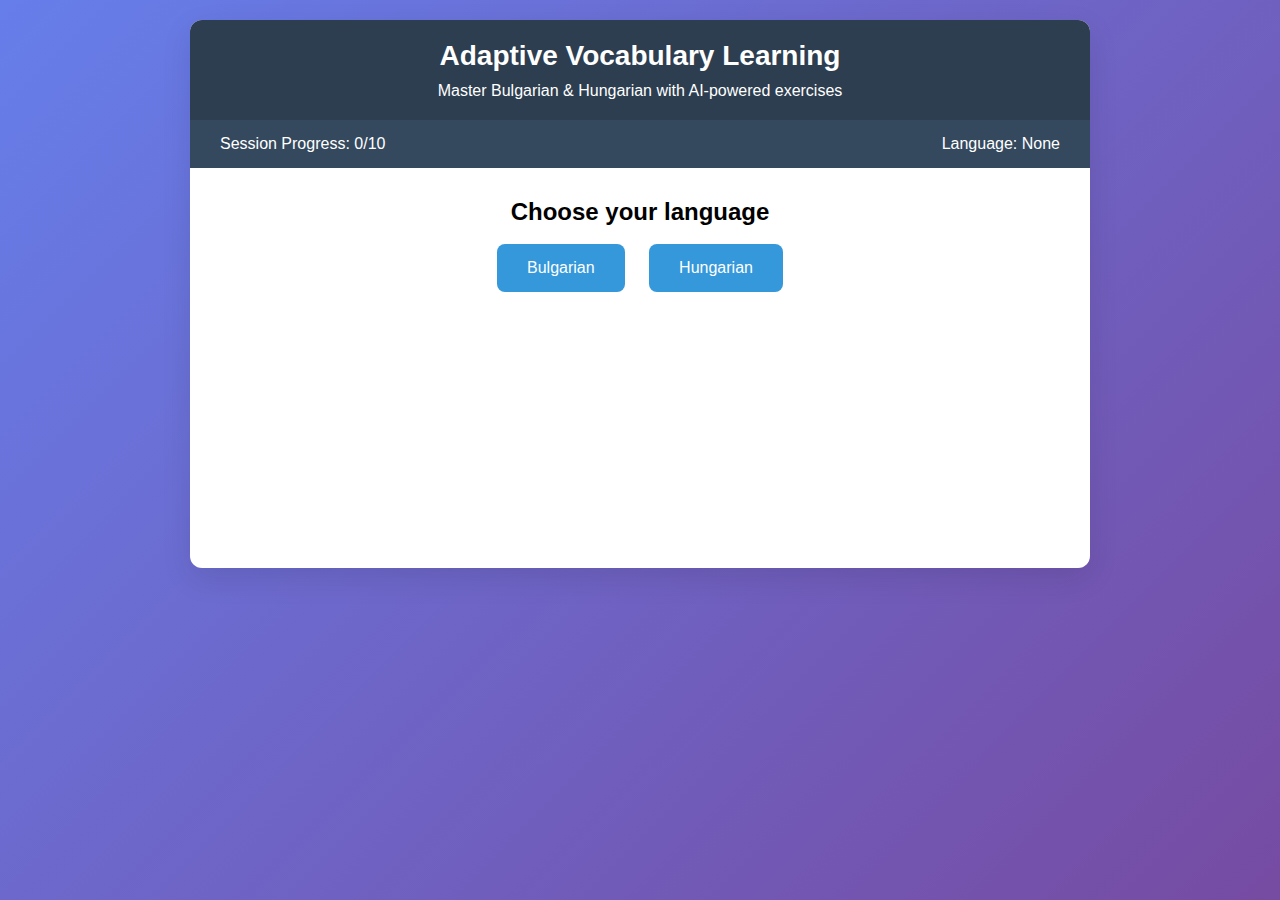
<file: adaptive-vocab-prototype/index.html>
<!DOCTYPE html>
<html lang="en">
<head>
    <meta charset="UTF-8">
    <meta name="viewport" content="width=device-width, initial-scale=1.0">
    <title>Adaptive Vocabulary Learning</title>
    <style>
        * {
            margin: 0;
            padding: 0;
            box-sizing: border-box;
        }

        body {
            font-family: 'Segoe UI', Tahoma, Geneva, Verdana, sans-serif;
            background: linear-gradient(135deg, #667eea 0%, #764ba2 100%);
            min-height: 100vh;
            padding: 20px;
        }

        .container {
            max-width: 900px;
            margin: 0 auto;
            background: white;
            border-radius: 12px;
            box-shadow: 0 10px 30px rgba(0,0,0,0.1);
            overflow: hidden;
        }

        .header {
            background: #2c3e50;
            color: white;
            padding: 20px 30px;
            text-align: center;
        }

        .header h1 {
            font-size: 28px;
            margin-bottom: 10px;
        }

        .session-info {
            background: #34495e;
            color: white;
            padding: 15px 30px;
            display: flex;
            justify-content: space-between;
            align-items: center;
        }

        .main-content {
            padding: 30px;
            min-height: 400px;
        }

        .language-selector {
            text-align: center;
            margin-bottom: 30px;
        }

        .language-btn {
            background: #3498db;
            color: white;
            border: none;
            padding: 15px 30px;
            margin: 0 10px;
            border-radius: 8px;
            font-size: 16px;
            cursor: pointer;
            transition: background 0.3s;
        }

        .language-btn:hover {
            background: #2980b9;
        }

        .language-btn.selected {
            background: #27ae60;
        }

        .section {
            margin-bottom: 30px;
            padding: 20px;
            border-radius: 8px;
            border: 2px solid #ecf0f1;
        }

        .section-title {
            font-size: 20px;
            font-weight: bold;
            color: #2c3e50;
            margin-bottom: 15px;
            border-bottom: 2px solid #3498db;
            padding-bottom: 5px;
        }

        .word-display {
            text-align: center;
            background: #f8f9fa;
        }

        .word-main {
            font-size: 36px;
            font-weight: bold;
            color: #2c3e50;
            margin-bottom: 10px;
        }

        .word-transliteration {
            font-size: 20px;
            color: #7f8c8d;
            margin-bottom: 5px;
        }

        .word-translation {
            font-size: 24px;
            color: #34495e;
        }

        .examples-section {
            background: #f0f8ff;
        }

        .example {
            margin-bottom: 15px;
            padding: 15px;
            background: white;
            border-radius: 6px;
            border-left: 4px solid #3498db;
        }

        .example:last-child {
            margin-bottom: 0;
        }

        .example-original {
            font-size: 18px;
            font-weight: bold;
            color: #2c3e50;
            margin-bottom: 5px;
        }

        .example-transliteration {
            font-size: 16px;
            color: #7f8c8d;
            font-style: italic;
            margin-bottom: 5px;
        }

        .example-translation {
            font-size: 16px;
            color: #34495e;
        }

        .grammar-section {
            background: #f0fff0;
        }

        .grammar-content {
            background: white;
            padding: 15px;
            border-radius: 6px;
        }

        .grammar-type {
            font-size: 16px;
            font-weight: bold;
            color: #27ae60;
            margin-bottom: 15px;
            text-transform: capitalize;
        }

        .conjugation-table {
            display: grid;
            grid-template-columns: 1fr 2fr;
            gap: 10px;
            margin-bottom: 15px;
        }

        .conjugation-label {
            font-weight: bold;
            color: #2c3e50;
            padding: 8px;
            background: #ecf0f1;
            border-radius: 4px;
        }

        .conjugation-value {
            padding: 8px;
            background: #f8f9fa;
            border-radius: 4px;
        }

        .conjugation-original {
            font-weight: bold;
            color: #2c3e50;
        }

        .conjugation-transliteration {
            color: #7f8c8d;
            font-style: italic;
            margin: 0 5px;
        }

        .conjugation-translation {
            color: #34495e;
        }

        .tense-section {
            margin-bottom: 20px;
        }

        .tense-title {
            font-size: 16px;
            font-weight: bold;
            color: #2c3e50;
            margin-bottom: 10px;
            text-transform: capitalize;
        }

        .grammar-table {
            width: 100%;
            border-collapse: collapse;
            margin-bottom: 15px;
        }

        .grammar-table th {
            background: #3498db;
            color: white;
            padding: 12px;
            text-align: left;
            font-weight: bold;
        }

        .grammar-table td {
            padding: 12px;
            border: 1px solid #ecf0f1;
            vertical-align: top;
        }

        .grammar-table tr:nth-child(even) {
            background: #f8f9fa;
        }

        .form-item {
            font-weight: bold;
            color: #2c3e50;
            margin-bottom: 3px;
        }

        .transliteration {
            color: #7f8c8d;
            font-style: italic;
            font-size: 14px;
            margin-bottom: 3px;
        }

        .translation {
            color: #34495e;
            font-size: 14px;
        }

        .exercises-section {
            background: #fff5f5;
        }

        .exercise {
            margin-bottom: 25px;
            padding: 20px;
            background: white;
            border-radius: 8px;
            border: 2px solid #ecf0f1;
        }

        .exercise-type {
            font-size: 14px;
            color: #e74c3c;
            font-weight: bold;
            margin-bottom: 10px;
            text-transform: uppercase;
        }

        .exercise-question {
            font-size: 18px;
            margin-bottom: 15px;
            color: #2c3e50;
        }

        .question-original {
            font-weight: bold;
            margin-bottom: 5px;
        }

        .question-transliteration {
            color: #7f8c8d;
            font-style: italic;
            margin-bottom: 5px;
        }

        .question-translation {
            color: #34495e;
        }

        .exercise-options {
            display: grid;
            gap: 10px;
        }

        .exercise-option {
            background: #ecf0f1;
            border: 2px solid transparent;
            padding: 15px;
            border-radius: 6px;
            cursor: pointer;
            transition: all 0.3s;
        }

        .exercise-option:hover {
            background: #d5dbdb;
        }

        .exercise-option.selected {
            border-color: #3498db;
            background: #ebf3fd;
        }

        .exercise-option.correct {
            border-color: #27ae60;
            background: #d5f4e6;
        }

        .exercise-option.incorrect {
            border-color: #e74c3c;
            background: #fadbd8;
        }

        .option-original {
            font-weight: bold;
            margin-bottom: 3px;
        }

        .option-transliteration {
            font-size: 14px;
            color: #7f8c8d;
            font-style: italic;
            margin-bottom: 3px;
        }

        .option-translation {
            font-size: 14px;
            color: #34495e;
        }

        .btn {
            background: #3498db;
            color: white;
            border: none;
            padding: 12px 24px;
            border-radius: 6px;
            font-size: 16px;
            cursor: pointer;
            transition: background 0.3s;
        }

        .btn:hover {
            background: #2980b9;
        }

        .btn:disabled {
            background: #bdc3c7;
            cursor: not-allowed;
        }

        .rating-section {
            text-align: center;
            background: #f8f9fa;
        }

        .rating-buttons {
            display: flex;
            justify-content: center;
            gap: 15px;
            margin-top: 15px;
        }

        .rating-btn {
            padding: 12px 24px;
            border: none;
            border-radius: 6px;
            font-size: 16px;
            cursor: pointer;
            transition: transform 0.2s;
        }

        .rating-btn:hover {
            transform: scale(1.05);
        }

        .rating-btn.easy {
            background: #27ae60;
            color: white;
        }

        .rating-btn.medium {
            background: #f39c12;
            color: white;
        }

        .rating-btn.hard {
            background: #e74c3c;
            color: white;
        }

        .loading {
            text-align: center;
            padding: 40px;
            color: #7f8c8d;
        }

        .error {
            background: #fadbd8;
            border: 1px solid #e74c3c;
            color: #c0392b;
            padding: 15px;
            border-radius: 6px;
            margin-bottom: 20px;
        }

        .hidden {
            display: none;
        }

        .controls {
            text-align: center;
            margin-top: 20px;
        }

        /* Word Order Exercise Styles */
        .word-order-container {
            margin-top: 15px;
        }

        .question-instruction {
            font-size: 18px;
            font-weight: bold;
            color: #2c3e50;
            margin-bottom: 10px;
        }

        .target-sentence {
            background: #fff5f0;
            border: 2px solid #f39c12;
            border-radius: 8px;
            padding: 15px;
            margin-bottom: 20px;
        }

        .target-sentence-label {
            font-size: 14px;
            font-weight: bold;
            color: #e67e22;
            margin-bottom: 8px;
        }

        .target-sentence-content {
            text-align: center;
        }

        .target-english {
            font-size: 20px;
            font-weight: bold;
            color: #2c3e50;
            font-style: italic;
        }

        .word-bank {
            background: #f8f9fa;
            border: 2px solid #bdc3c7;
            border-radius: 8px;
            padding: 15px;
            margin-bottom: 20px;
        }

        .word-bank-label {
            font-size: 14px;
            font-weight: bold;
            color: #2c3e50;
            margin-bottom: 10px;
        }

        .word-bank-items {
            display: flex;
            flex-wrap: wrap;
            gap: 10px;
            min-height: 60px;
            align-items: flex-start;
        }

        .word-item {
            background: #3498db;
            color: white;
            padding: 8px 16px;
            border-radius: 20px;
            cursor: grab;
            transition: all 0.3s;
            user-select: none;
            border: 2px solid transparent;
            font-weight: 500;
            font-size: 16px;
            text-align: center;
        }

        .word-item:hover:not(.used) {
            background: #2980b9;
            transform: translateY(-2px);
            box-shadow: 0 4px 8px rgba(0,0,0,0.2);
        }

        .word-item.used {
            opacity: 0.3;
            cursor: not-allowed;
            transform: none;
        }

        .word-item:active {
            cursor: grabbing;
        }

        .word-original {
            font-weight: 600;
            margin-bottom: 2px;
        }

        .word-transliteration {
            font-size: 12px;
            font-style: italic;
            opacity: 0.9;
            line-height: 1.2;
        }

        .sentence-construction {
            margin-bottom: 20px;
        }

        .sentence-construction-label {
            font-size: 14px;
            font-weight: bold;
            color: #2c3e50;
            margin-bottom: 10px;
        }

        .drop-zone {
            background: #f0f8ff;
            border: 3px dashed #3498db;
            border-radius: 8px;
            padding: 20px;
            min-height: 80px;
            display: flex;
            flex-wrap: wrap;
            gap: 8px;
            align-items: center;
            transition: all 0.3s;
            line-height: 1.6;
        }

        .drop-zone.drag-over {
            background: #e8f5e8;
            border-color: #27ae60;
            border-style: solid;
        }

        .drop-zone-placeholder {
            color: #7f8c8d;
            font-style: italic;
            text-align: center;
            width: 100%;
            font-size: 16px;
        }

        .placed-word {
            background: #27ae60;
            color: white;
            padding: 6px 12px;
            border-radius: 15px;
            cursor: pointer;
            transition: all 0.3s;
            border: 2px solid transparent;
            font-weight: 500;
            font-size: 16px;
            margin: 2px;
            text-align: center;
        }

        .placed-word:hover {
            background: #229954;
            transform: translateY(-1px);
            box-shadow: 0 2px 4px rgba(0,0,0,0.2);
        }

        .placed-word-original {
            font-weight: 600;
            margin-bottom: 1px;
        }

        .placed-word-transliteration {
            font-size: 11px;
            font-style: italic;
            opacity: 0.9;
            line-height: 1.1;
        }

        .word-order-actions {
            display: flex;
            gap: 10px;
            justify-content: center;
        }

        .reset-btn {
            background: #e74c3c;
        }

        .reset-btn:hover {
            background: #c0392b;
        }

        .submit-btn {
            background: #27ae60;
        }

        .submit-btn:hover:not(:disabled) {
            background: #229954;
        }

        .exercise-feedback {
            margin-top: 15px;
            padding: 15px;
            border-radius: 6px;
            font-weight: bold;
        }

        .exercise-feedback.correct {
            background: #d5f4e6;
            border: 2px solid #27ae60;
            color: #155724;
        }

        .exercise-feedback.incorrect {
            background: #fadbd8;
            border: 2px solid #e74c3c;
            color: #721c24;
        }

        .feedback-text {
            font-size: 18px;
            margin-bottom: 10px;
        }

        .feedback-answer {
            font-size: 14px;
            line-height: 1.5;
        }
    </style>
</head>
<body>
    <div class="container">
        <div class="header">
            <h1>Adaptive Vocabulary Learning</h1>
            <p>Master Bulgarian & Hungarian with AI-powered exercises</p>
        </div>
        
        <div class="session-info">
            <div>Session Progress: <span id="progress">0/10</span></div>
            <div>Language: <span id="current-language">None</span></div>
        </div>

        <div class="main-content">
            <div id="language-selection" class="language-selector">
                <h2>Choose your language</h2>
                <br>
                <button class="language-btn" data-language="bulgarian">Bulgarian</button>
                <button class="language-btn" data-language="hungarian">Hungarian</button>
            </div>

            <div id="word-content" class="hidden">
                <!-- Word Display Section -->
                <div class="section word-display">
                    <div class="word-main" id="word-main"></div>
                    <div class="word-transliteration" id="word-transliteration"></div>
                    <div class="word-translation" id="word-translation"></div>
                </div>

                <!-- Examples Section -->
                <div class="section examples-section">
                    <div class="section-title">Examples</div>
                    <div id="examples-container"></div>
                </div>

                <!-- Grammar Section -->
                <div class="section grammar-section">
                    <div class="section-title">Grammar</div>
                    <div class="grammar-content">
                        <div class="grammar-type" id="grammar-type"></div>
                        <div id="grammar-details"></div>
                    </div>
                </div>

                <!-- Exercises Section -->
                <div class="section exercises-section">
                    <div class="section-title">Exercises</div>
                    <div id="exercises-container"></div>
                </div>

                <!-- Rating Section -->
                <div id="rating-section" class="section rating-section hidden">
                    <div class="section-title">Rate Difficulty</div>
                    <p>How difficult was this word for you?</p>
                    <div class="rating-buttons">
                        <button class="rating-btn easy" data-rating="easy">Easy</button>
                        <button class="rating-btn medium" data-rating="medium">Medium</button>
                        <button class="rating-btn hard" data-rating="hard">Hard</button>
                    </div>
                </div>

                <div class="controls">
                    <button id="next-word-btn" class="btn hidden">Next Word</button>
                </div>
            </div>

            <div id="loading" class="loading hidden">
                <p>Generating content...</p>
            </div>

            <div id="error-container"></div>
        </div>
    </div>

    <script src="app.js"></script>
</body>
</html>
</file>
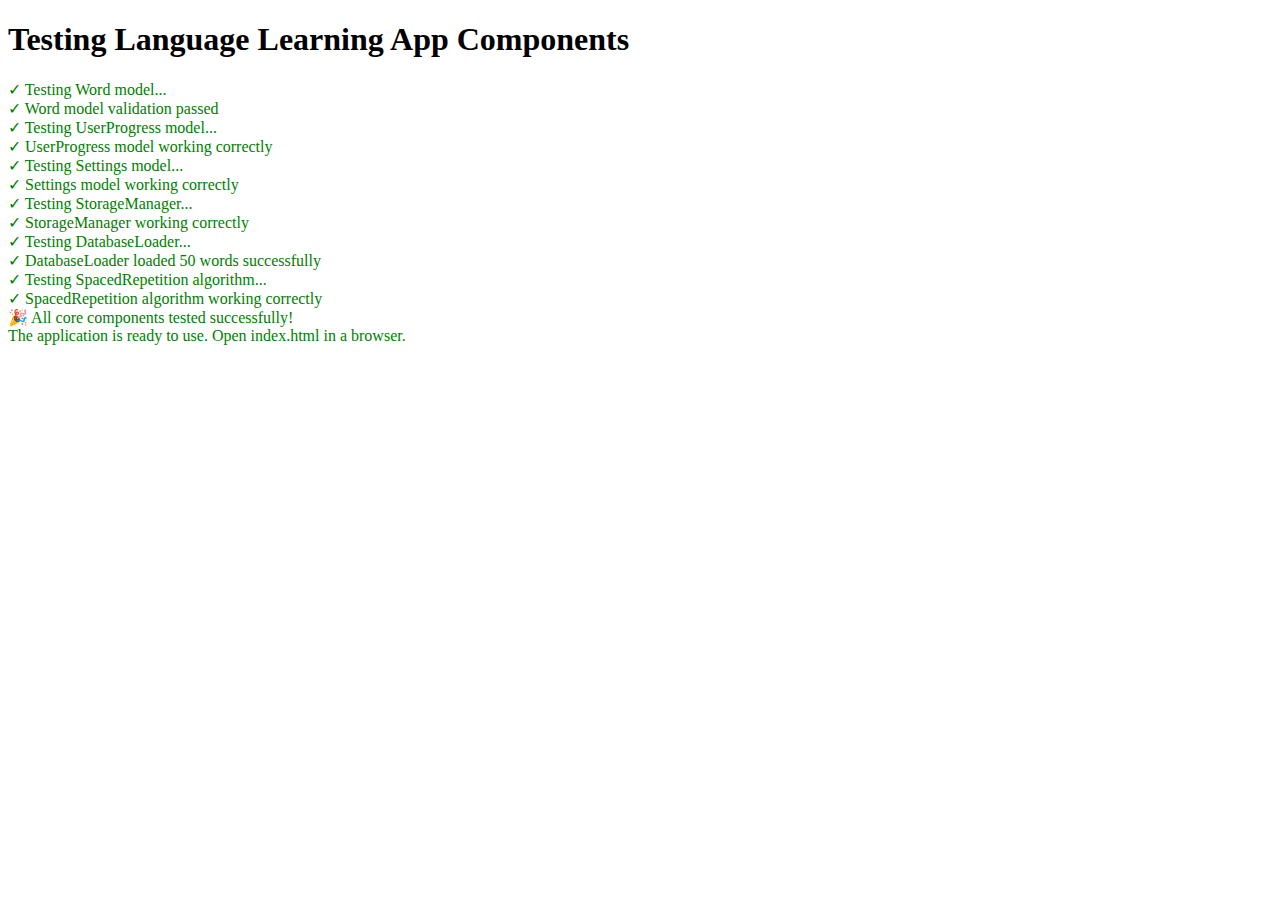
<file: test.html>
<!DOCTYPE html>
<html lang="en">
<head>
    <meta charset="UTF-8">
    <meta name="viewport" content="width=device-width, initial-scale=1.0">
    <title>Language Learning App - Test</title>
</head>
<body>
    <h1>Testing Language Learning App Components</h1>
    <div id="test-results"></div>
    
    <script type="module">
        import { Word } from './js/models/Word.js';
        import { UserProgress } from './js/models/UserProgress.js';
        import { Settings } from './js/models/Settings.js';
        import { StorageManager } from './js/storage/StorageManager.js';
        import { DatabaseLoader } from './js/data/DatabaseLoader.js';
        import { SpacedRepetition } from './js/algorithms/SpacedRepetition.js';

        const results = document.getElementById('test-results');
        
        function log(message, isError = false) {
            const div = document.createElement('div');
            div.style.color = isError ? 'red' : 'green';
            div.textContent = message;
            results.appendChild(div);
        }

        async function runTests() {
            try {
                // Test Word model
                log('✓ Testing Word model...');
                const word = new Word({
                    word: 'test',
                    language: 'en',
                    translations: { en: 'test', hu: 'teszt', bg: 'тест' },
                    examples: { en: ['This is a test.'], hu: ['Ez egy teszt.'], bg: ['Това е тест.'] }
                });
                const validation = word.validate();
                if (validation.isValid) {
                    log('✓ Word model validation passed');
                } else {
                    log('✗ Word model validation failed: ' + validation.errors.join(', '), true);
                }

                // Test UserProgress model
                log('✓ Testing UserProgress model...');
                const progress = new UserProgress({
                    wordId: 'test_word',
                    learningPath: 'en-hu'
                });
                progress.recordSuccess(1000);
                log('✓ UserProgress model working correctly');

                // Test Settings model
                log('✓ Testing Settings model...');
                const settings = new Settings({ learningPath: 'en-hu' });
                if (settings.learningPath === 'en-hu') {
                    log('✓ Settings model working correctly');
                } else {
                    log('✗ Settings model failed', true);
                }

                // Test StorageManager
                log('✓ Testing StorageManager...');
                const storage = new StorageManager('test_app');
                storage.setItem('test_key', { test: 'data' });
                const retrieved = storage.getItem('test_key');
                if (retrieved && retrieved.test === 'data') {
                    log('✓ StorageManager working correctly');
                    storage.removeItem('test_key');
                } else {
                    log('✗ StorageManager failed', true);
                }

                // Test DatabaseLoader
                log('✓ Testing DatabaseLoader...');
                const dbLoader = new DatabaseLoader();
                try {
                    const words = await dbLoader.loadWords();
                    if (words && words.length > 0) {
                        log(`✓ DatabaseLoader loaded ${words.length} words successfully`);
                    } else {
                        log('✗ DatabaseLoader returned no words', true);
                    }
                } catch (error) {
                    log('✗ DatabaseLoader failed: ' + error.message, true);
                }

                // Test SpacedRepetition algorithm
                log('✓ Testing SpacedRepetition algorithm...');
                const algorithm = new SpacedRepetition();
                const nextReview = algorithm.calculateNextReview(progress, true);
                if (nextReview instanceof Date) {
                    log('✓ SpacedRepetition algorithm working correctly');
                } else {
                    log('✗ SpacedRepetition algorithm failed', true);
                }

                log('\n🎉 All core components tested successfully!');
                log('The application is ready to use. Open index.html in a browser.');

            } catch (error) {
                log('✗ Test failed with error: ' + error.message, true);
                console.error(error);
            }
        }

        runTests();
    </script>
</body>
</html>
</file>
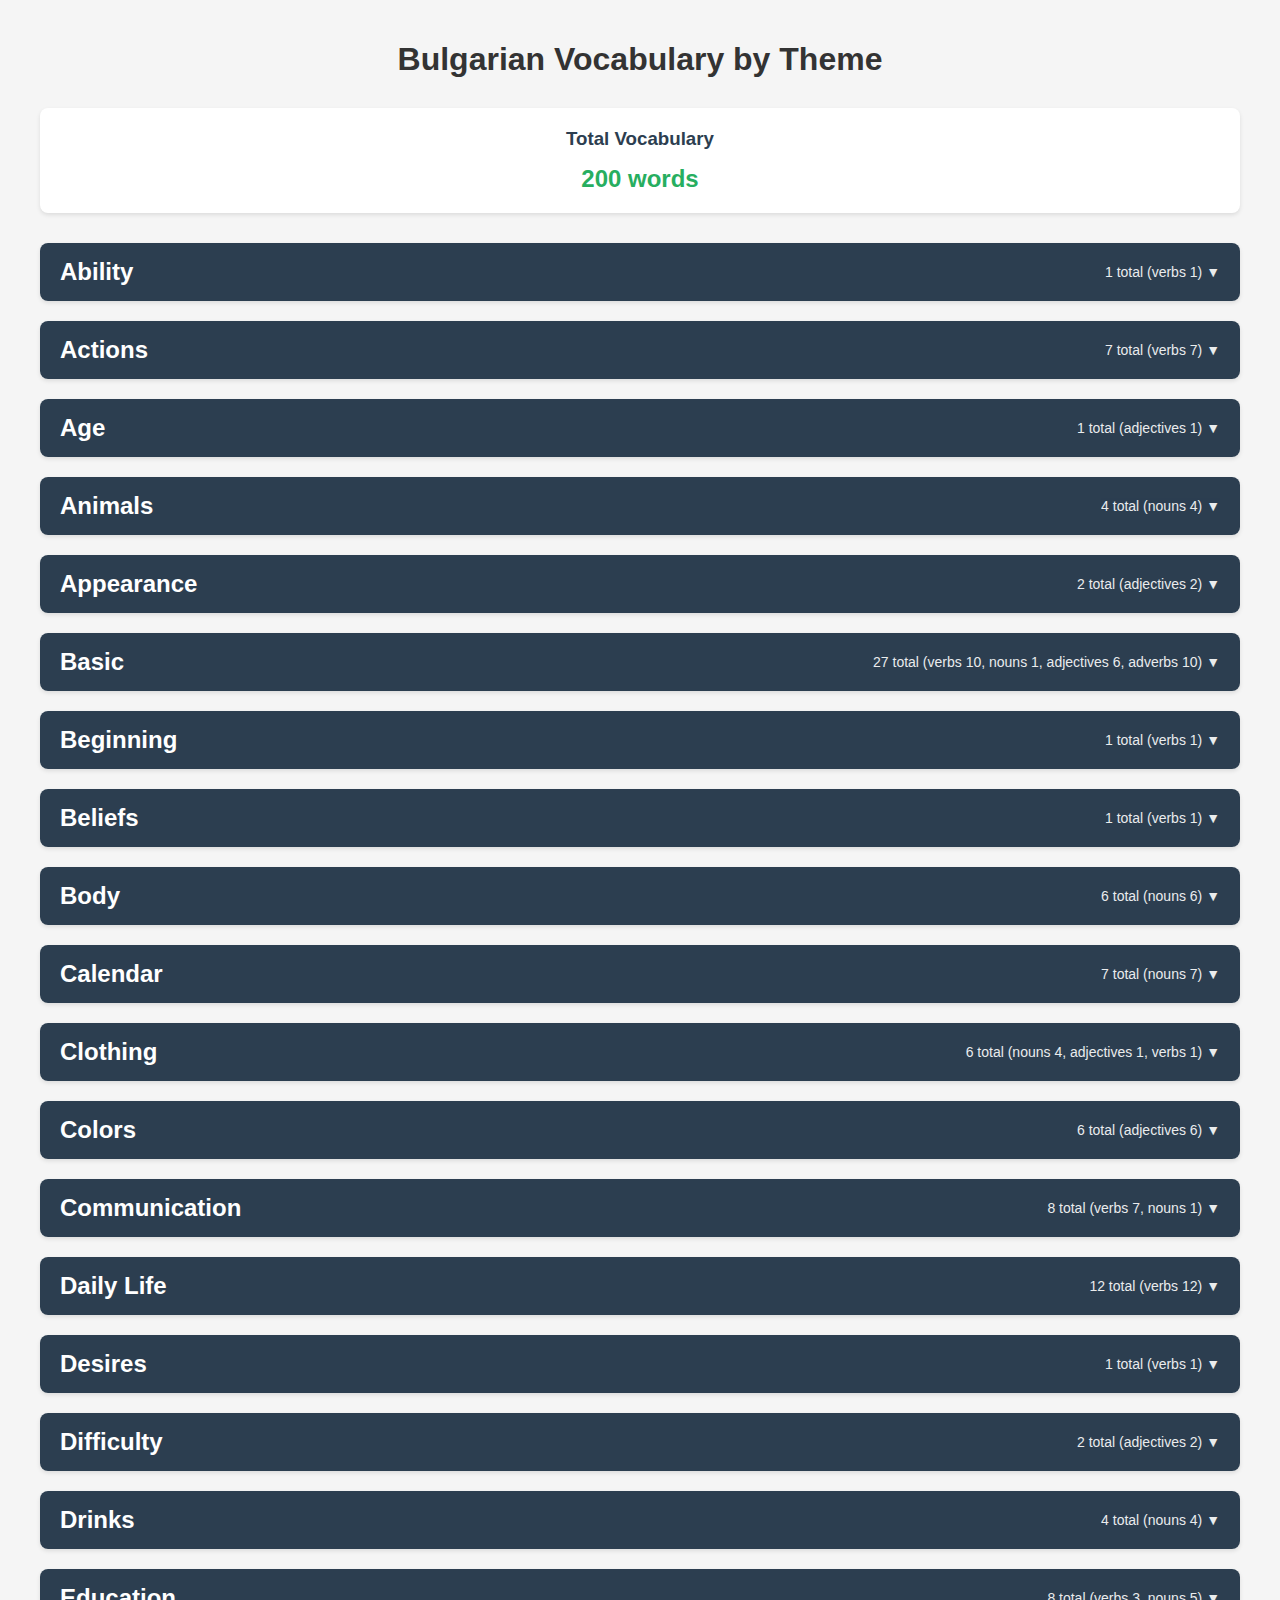
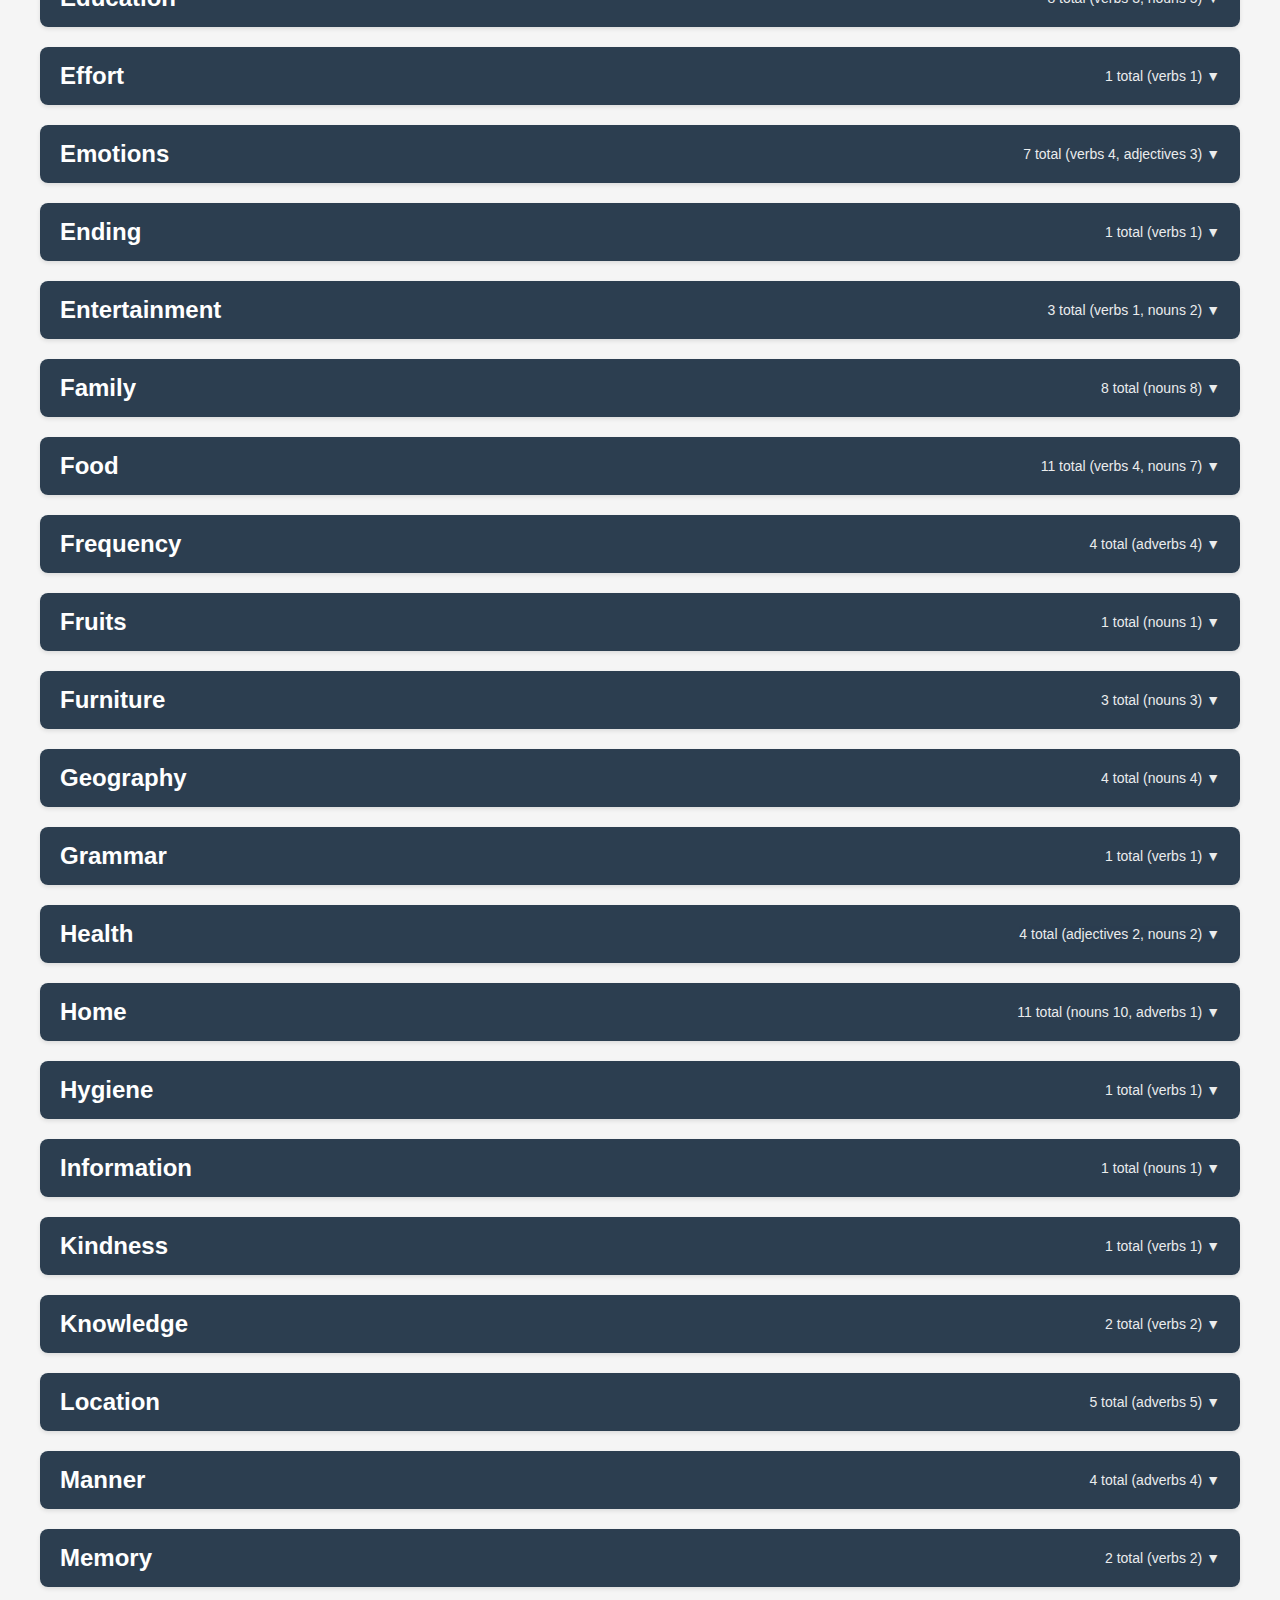
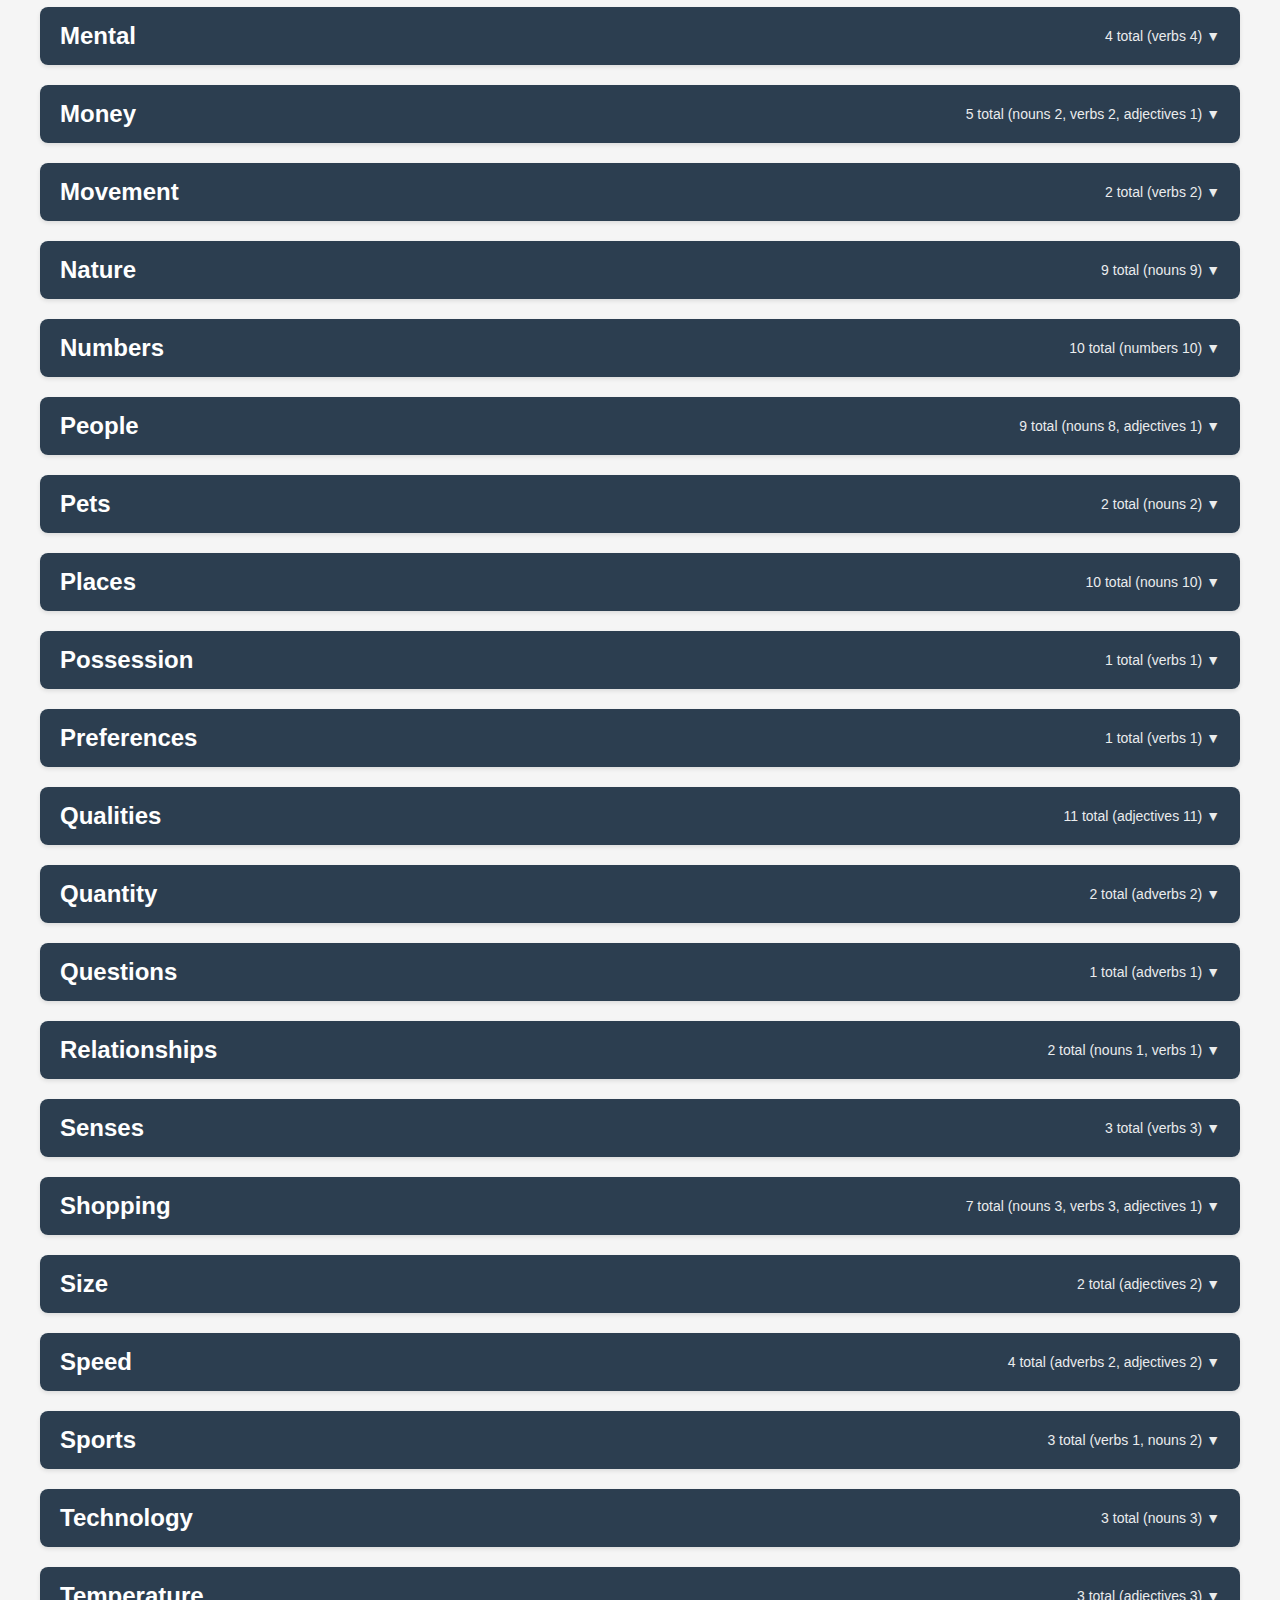
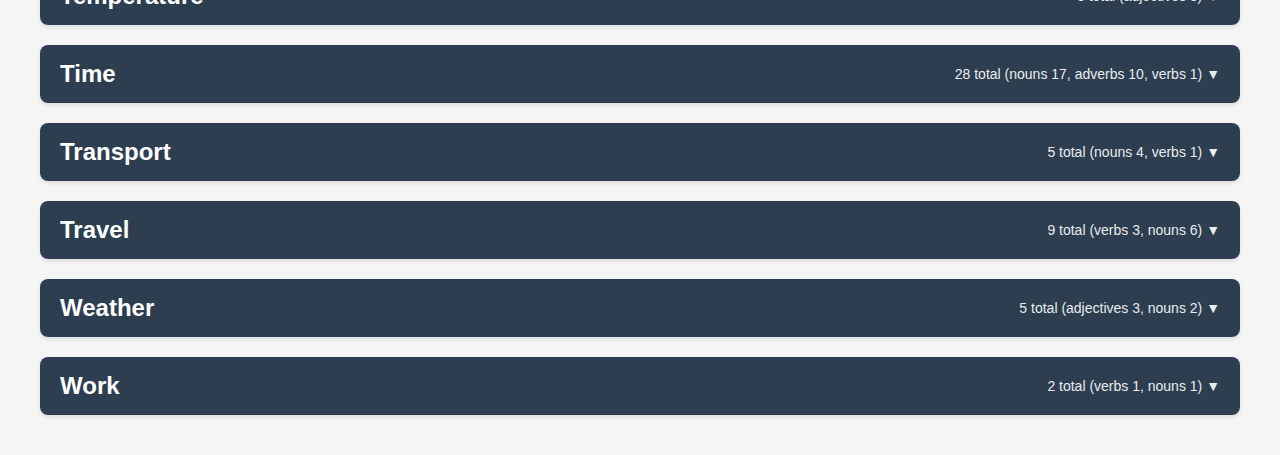
<file: adaptive-vocab-prototype/words-by-theme.html>
<!DOCTYPE html>
<html lang="en">
<head>
    <meta charset="UTF-8">
    <meta name="viewport" content="width=device-width, initial-scale=1.0">
    <title>Bulgarian Words by Theme</title>
    <style>
        body {
            font-family: Arial, sans-serif;
            max-width: 1200px;
            margin: 0 auto;
            padding: 20px;
            background-color: #f5f5f5;
        }
        
        h1 {
            text-align: center;
            color: #333;
            margin-bottom: 30px;
        }
        
        .theme-section {
            background: white;
            margin: 20px 0;
            border-radius: 8px;
            box-shadow: 0 2px 4px rgba(0,0,0,0.1);
            overflow: hidden;
        }
        
        .theme-header {
            background: #2c3e50;
            color: white;
            padding: 15px 20px;
            cursor: pointer;
            display: flex;
            justify-content: space-between;
            align-items: center;
        }
        
        .theme-header h2 {
            margin: 0;
            text-transform: capitalize;
        }
        
        .theme-counts {
            font-size: 14px;
            opacity: 0.9;
        }
        
        .theme-content {
            padding: 20px;
            display: none;
        }
        
        .theme-content.expanded {
            display: block;
        }
        
        .type-section {
            margin-bottom: 20px;
        }
        
        .type-header {
            background: #34495e;
            color: white;
            padding: 10px 15px;
            margin: 0 0 10px 0;
            border-radius: 4px;
            font-weight: bold;
            text-transform: capitalize;
        }
        
        .words-grid {
            display: grid;
            grid-template-columns: repeat(auto-fill, minmax(300px, 1fr));
            gap: 10px;
        }
        
        .word-card {
            background: #f8f9fa;
            border: 1px solid #e9ecef;
            border-radius: 4px;
            padding: 10px;
            transition: background-color 0.2s;
        }
        
        .word-card:hover {
            background: #e9ecef;
        }
        
        .word-text {
            font-size: 18px;
            font-weight: bold;
            color: #2c3e50;
        }
        
        .word-translation {
            color: #666;
            margin: 2px 0;
        }
        
        .word-transliteration {
            color: #888;
            font-style: italic;
            font-size: 14px;
        }
        
        .expand-icon {
            transition: transform 0.2s;
        }
        
        .expanded .expand-icon {
            transform: rotate(180deg);
        }
        
        .stats-summary {
            background: white;
            padding: 20px;
            border-radius: 8px;
            margin-bottom: 30px;
            box-shadow: 0 2px 4px rgba(0,0,0,0.1);
            text-align: center;
        }
        
        .stats-summary h3 {
            margin: 0 0 15px 0;
            color: #2c3e50;
        }
        
        .total-count {
            font-size: 24px;
            font-weight: bold;
            color: #27ae60;
        }
    </style>
</head>
<body>
    <h1>Bulgarian Vocabulary by Theme</h1>
    
    <div class="stats-summary">
        <h3>Total Vocabulary</h3>
        <div class="total-count" id="totalCount">Loading...</div>
    </div>
    
    <div id="themeContainer">
        Loading words...
    </div>

    <script>
        async function loadWords() {
            try {
                const response = await fetch('bulgarian-words.json');
                const words = await response.json();
                
                // Group words by theme and type
                const themeGroups = {};
                
                words.forEach(word => {
                    const themes = word.themes || [word.theme || 'uncategorized'];
                    const type = word.type || 'unknown';
                    
                    themes.forEach(theme => {
                        if (!themeGroups[theme]) {
                            themeGroups[theme] = {};
                        }
                        
                        if (!themeGroups[theme][type]) {
                            themeGroups[theme][type] = [];
                        }
                        
                        themeGroups[theme][type].push(word);
                    });
                });
                
                // Update total count
                document.getElementById('totalCount').textContent = `${words.length} words`;
                
                // Generate HTML
                const container = document.getElementById('themeContainer');
                container.innerHTML = '';
                
                // Sort themes alphabetically
                const sortedThemes = Object.keys(themeGroups).sort();
                
                sortedThemes.forEach(theme => {
                    const themeData = themeGroups[theme];
                    const themeSection = createThemeSection(theme, themeData);
                    container.appendChild(themeSection);
                });
                
            } catch (error) {
                console.error('Error loading words:', error);
                document.getElementById('themeContainer').innerHTML = '<p>Error loading vocabulary data.</p>';
            }
        }
        
        function createThemeSection(theme, themeData) {
            const section = document.createElement('div');
            section.className = 'theme-section';
            
            // Calculate counts
            const totalCount = Object.values(themeData).reduce((sum, words) => sum + words.length, 0);
            const typeCounts = Object.entries(themeData)
                .map(([type, words]) => `${type}s ${words.length}`)
                .join(', ');
            
            // Create header
            const header = document.createElement('div');
            header.className = 'theme-header';
            header.innerHTML = `
                <h2>${theme.replace(/_/g, ' ')}</h2>
                <div class="theme-counts">
                    ${totalCount} total (${typeCounts})
                    <span class="expand-icon">▼</span>
                </div>
            `;
            
            // Create content
            const content = document.createElement('div');
            content.className = 'theme-content';
            
            // Sort types: verbs, nouns, adjectives, adverbs, others
            const typeOrder = ['verb', 'noun', 'adjective', 'adverb', 'number'];
            const sortedTypes = Object.keys(themeData).sort((a, b) => {
                const aIndex = typeOrder.indexOf(a);
                const bIndex = typeOrder.indexOf(b);
                if (aIndex === -1 && bIndex === -1) return a.localeCompare(b);
                if (aIndex === -1) return 1;
                if (bIndex === -1) return -1;
                return aIndex - bIndex;
            });
            
            sortedTypes.forEach(type => {
                const words = themeData[type];
                const typeSection = createTypeSection(type, words);
                content.appendChild(typeSection);
            });
            
            // Add click handler for expand/collapse
            header.addEventListener('click', () => {
                content.classList.toggle('expanded');
                header.classList.toggle('expanded');
            });
            
            section.appendChild(header);
            section.appendChild(content);
            
            return section;
        }
        
        function createTypeSection(type, words) {
            const section = document.createElement('div');
            section.className = 'type-section';
            
            const header = document.createElement('div');
            header.className = 'type-header';
            header.textContent = `${type}s (${words.length})`;
            
            const grid = document.createElement('div');
            grid.className = 'words-grid';
            
            // Sort words alphabetically by text
            words.sort((a, b) => a.text.localeCompare(b.text));
            
            words.forEach(word => {
                const card = document.createElement('div');
                card.className = 'word-card';
                card.innerHTML = `
                    <div class="word-text">${word.text}</div>
                    <div class="word-translation">${word.translation}</div>
                    <div class="word-transliteration">${word.transliteration}</div>
                `;
                grid.appendChild(card);
            });
            
            section.appendChild(header);
            section.appendChild(grid);
            
            return section;
        }
        
        // Load words when page loads
        window.addEventListener('DOMContentLoaded', loadWords);
    </script>
</body>
</html>
</file>
